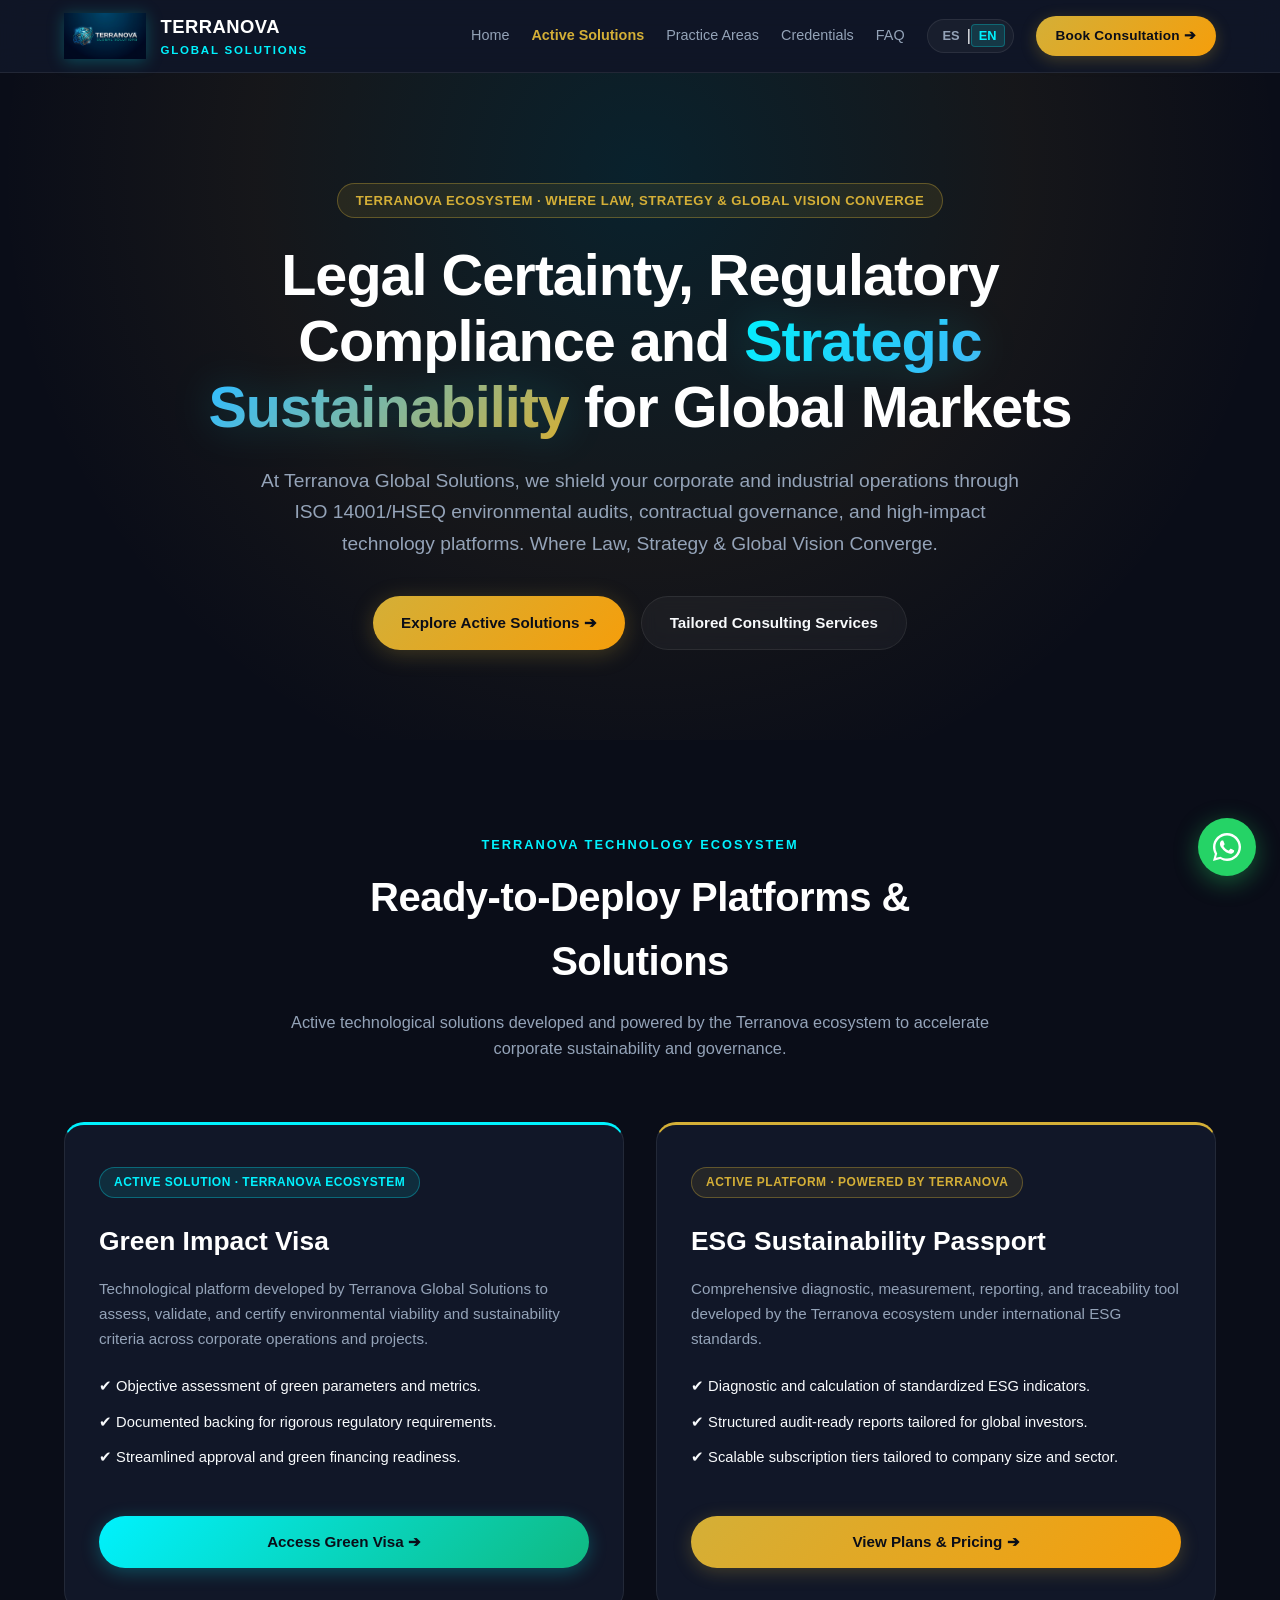
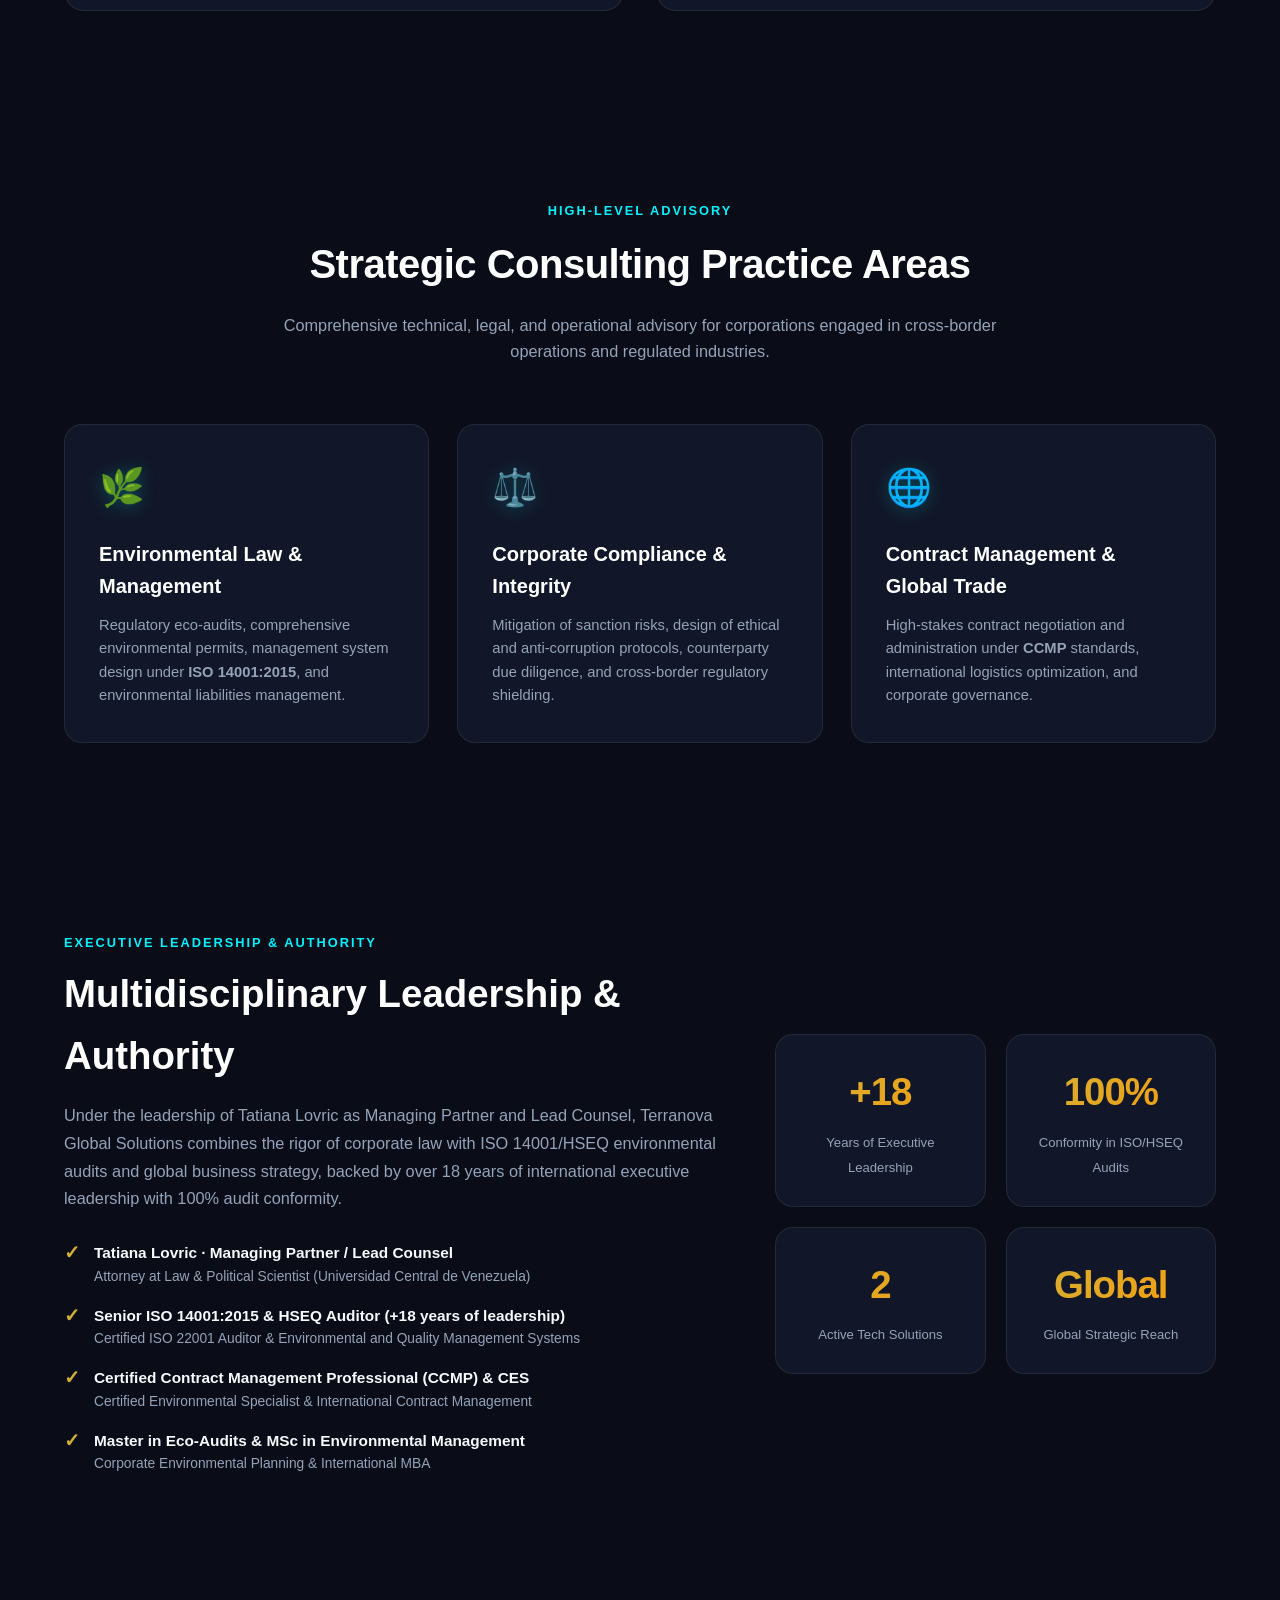
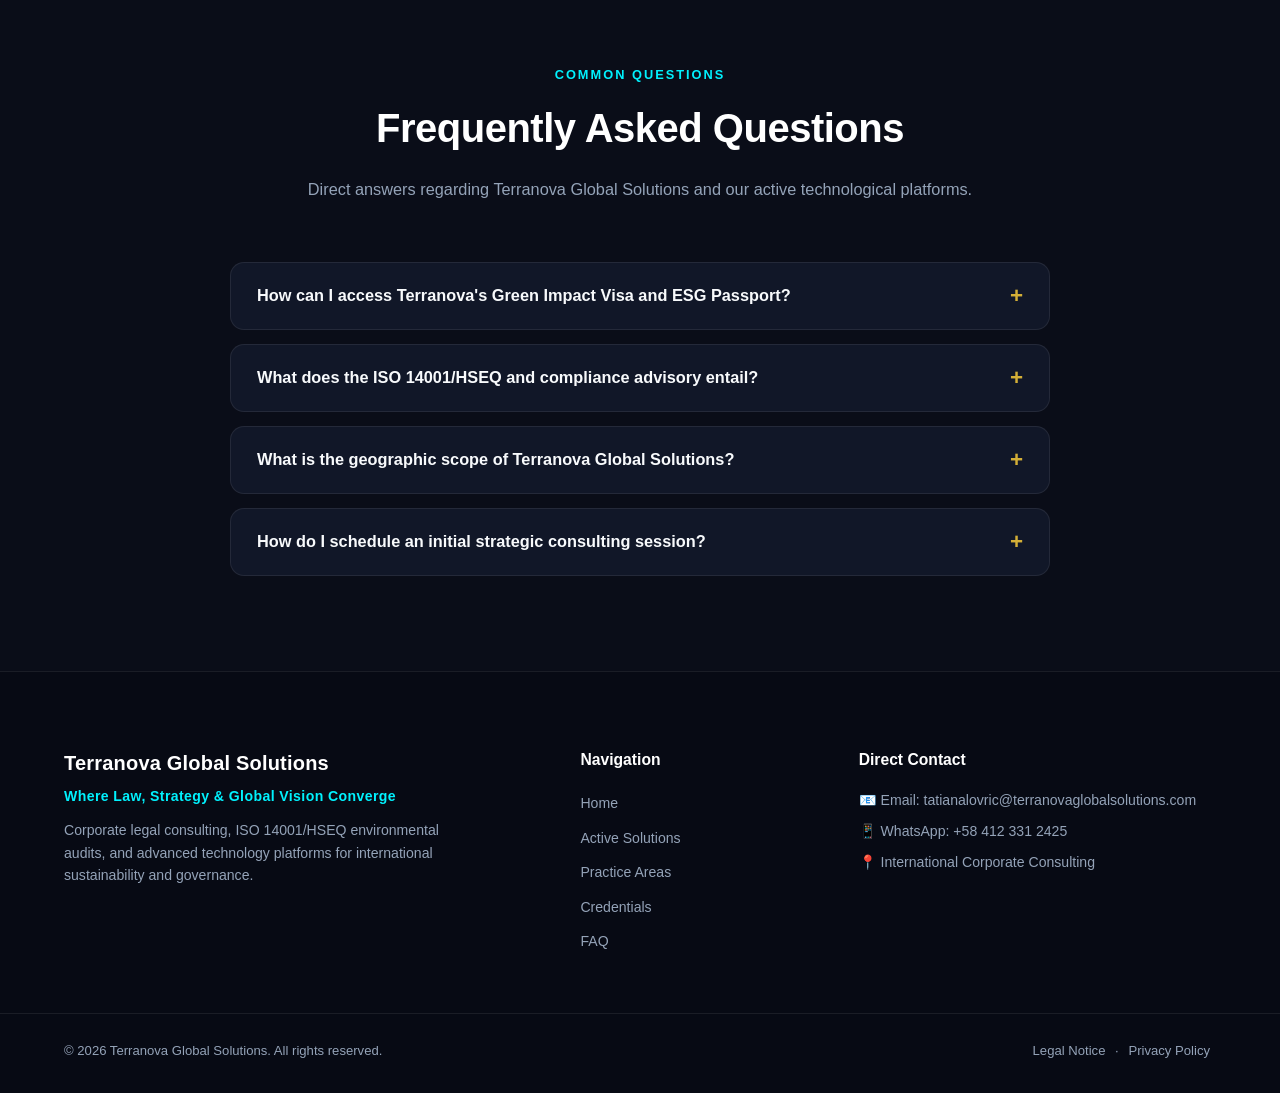
<file: index.html>
<!DOCTYPE html>
<html lang="es">
<head>
  <meta charset="UTF-8">
  <meta name="viewport" content="width=device-width, initial-scale=1.0">

  <!-- TÍTULO Y DESCRIPCIÓN MULTILINGÜE PARA BÚSQUEDAS Y GENERATIVE AI (GEO) -->
  <title id="meta-title">Terranova Global Solutions | Where Law, Strategy & Global Vision Converge</title>
  <meta name="description" id="meta-desc" content="Terranova Global Solutions: Consultoría jurídica corporativa, auditorías ambientales ISO 14001/HSEQ y plataformas tecnológicas activas (Visado de Impacto Verde y Pasaporte ESG). Liderazgo de Tatiana Lovric (Socia Directora / Lead Counsel).">
  <meta name="keywords" content="Terranova Global Solutions, Tatiana Lovric, Consultoría Legal Ambiental, Compliance Internacional, Auditoría ISO 14001, HSEQ, Visado de Impacto Verde, Pasaporte ESG, Green Impact Visa, ESG Passport, Where Law Strategy Global Vision Converge">
  <meta name="author" content="Terranova Global Solutions">
  <meta name="robots" content="index, follow">
  <meta name="google-site-verification" content="OhycAzoiZ7hBqL4mzRUY0ozRUhnEgCjqQG8KQRnOPXQ" />

  <!-- ETIQUETAS DE IDIOMA ALTERNATIVO (HREFLANG) PARA MOTORES DE BÚSQUEDA -->
  <link rel="alternate" hreflang="es" href="https://terranova-global-solutions.vercel.app/?lang=es">
  <link rel="alternate" hreflang="en" href="https://terranova-global-solutions.vercel.app/?lang=en">
  <link rel="alternate" hreflang="x-default" href="https://terranova-global-solutions.vercel.app/">

  <!-- OPEN GRAPH / SOCIAL & AI CARDS -->
  <meta property="og:type" content="website">
  <meta property="og:title" content="Terranova Global Solutions | Where Law, Strategy & Global Vision Converge">
  <meta property="og:description" content="Blindaje normativo corporativo, auditorías ISO 14001/HSEQ y plataformas tecnológicas activas (Visado de Impacto Verde y Pasaporte ESG) desarrolladas por el ecosistema Terranova.">
  <meta property="og:url" content="https://terranova-global-solutions.vercel.app/">
  <meta property="og:image" content="./logo.png">
  <meta property="og:site_name" content="Terranova Global Solutions">

  <!-- TWITTER CARDS -->
  <meta name="twitter:card" content="summary_large_image">
  <meta name="twitter:title" content="Terranova Global Solutions">
  <meta name="twitter:description" content="Consultoría legal corporativa, auditorías ambientales ISO 14001/HSEQ y soluciones tecnológicas del ecosistema Terranova.">
  <meta name="twitter:image" content="./logo.png">

  <!-- LOGOTIPO OFICIAL & FAVICON -->
  <link rel="icon" type="image/png" href="./logo.png">
  <link rel="apple-touch-icon" href="./logo.png">

  <!-- =================================================================== -->
  <!-- DATOS ESTRUCTURADOS SCHEMA.ORG (JSON-LD) BILINGÜES PARA MOTORES DE IA -->
  <!-- =================================================================== -->
  <script type="application/ld+json">
  {
    "@context": "https://schema.org",
    "@graph": [
      {
        "@type": "ProfessionalService",
        "@id": "https://terranova-global-solutions.vercel.app/#organization",
        "name": "Terranova Global Solutions",
        "alternateName": "Terranova Solutions",
        "url": "https://terranova-global-solutions.vercel.app/",
        "logo": "https://terranova-global-solutions.vercel.app/logo.png",
        "image": "https://terranova-global-solutions.vercel.app/logo.png",
        "description": "Firma internacional de consultoría especializada en derecho corporativo, gestión ambiental, auditorías ISO 14001/HSEQ, compliance transfronterizo y trazabilidad ESG a través de las plataformas Visado de Impacto Verde y Pasaporte ESG.",
        "slogan": "Where Law, Strategy & Global Vision Converge",
        "telephone": "+584123312425",
        "email": "tatianalovric@terranovaglobalsolutions.com",
        "availableLanguage": ["Spanish", "English"],
        "founder": {
          "@type": "Person",
          "name": "Tatiana Lovric",
          "jobTitle": "Socia Directora / Lead Counsel, Abogada y Auditora Senior ISO 14001/HSEQ",
          "alumniOf": "Universidad Central de Venezuela",
          "knowsLanguage": ["es", "en"],
          "hasCredential": [
            "Auditora Senior ISO 14001:2015 & HSEQ (+18 años de liderazgo ejecutivo)",
            "Auditora Certificada ISO 22001",
            "Certified Contract Management Professional (CCMP)",
            "Certified Environmental Specialist (CES)"
          ]
        },
        "hasOfferCatalog": {
          "@type": "OfferCatalog",
          "name": "Soluciones y Plataformas de Terranova Global Solutions",
          "itemListElement": [
            {
              "@type": "Offer",
              "itemOffered": {
                "@type": "SoftwareApplication",
                "name": "Visado de Impacto Verde (Green Impact Visa)",
                "url": "https://visado-impacto-verde.onrender.com",
                "applicationCategory": "BusinessApplication",
                "description": "Plataforma tecnológica desarrollada e impulsada por el ecosistema Terranova para evaluación y certificación de viabilidad ambiental."
              }
            },
            {
              "@type": "Offer",
              "itemOffered": {
                "@type": "SoftwareApplication",
                "name": "Pasaporte de Sostenibilidad ESG (ESG Passport)",
                "url": "https://pasaporte-sostenibilidad.onrender.com/#/planes",
                "applicationCategory": "BusinessApplication",
                "description": "Sistema integral de diagnóstico, medición, reporte y trazabilidad ESG corporativo desarrollado e impulsado por el ecosistema Terranova."
              }
            }
          ]
        }
      }
    ]
  }
  </script>

  <link rel="stylesheet" href="styles.css">
</head>
<body>

  <!-- ==================== HEADER / NAVEGACIÓN ==================== -->
  <header class="header">
    <div class="nav-container">
      <a href="#hero" class="brand-logo" aria-label="Terranova Global Solutions - Inicio">
        <img src="./logo.png" alt="Terranova Global Solutions" class="logo-img">
        <span class="brand-text">Terranova <span>Global Solutions</span></span>
      </a>

      <nav class="nav-menu" id="nav-menu">
        <a href="#hero" class="nav-link" data-i18n="nav_home">Inicio</a>
        <a href="#soluciones" class="nav-link highlight-link" data-i18n="nav_solutions">Soluciones Activas</a>
        <a href="#areas" class="nav-link" data-i18n="nav_practice">Áreas de Práctica</a>
        <a href="#credenciales" class="nav-link" data-i18n="nav_credentials">Credenciales</a>
        <a href="#faq" class="nav-link" data-i18n="nav_faq">FAQ</a>

        <!-- SELECTOR DE IDIOMA -->
        <div class="lang-switch-wrapper">
          <button class="lang-btn active" id="btn-es" onclick="setLanguage('es')">ES</button>
          <span class="lang-divider">|</span>
          <button class="lang-btn" id="btn-en" onclick="setLanguage('en')">EN</button>
        </div>

        <a href="https://wa.me/584123312425?text=Hola%20Tatiana%2C%20quisiera%20agendar%20una%20consulta%20estrat%C3%A9gica%20con%20Terranova%20Global%20Solutions."
           target="_blank"
           rel="noopener noreferrer"
           class="btn-cta-header"
           id="header-cta"
           data-i18n="btn_book_consultation">
          Agendar Consulta ➔
        </a>
      </nav>

      <!-- Botón móvil hamburguesa -->
      <button class="nav-toggle" id="nav-toggle" aria-label="Abrir menú de navegación">
        <span></span>
        <span></span>
        <span></span>
      </button>
    </div>
  </header>

  <!-- ==================== HERO SECTION ==================== -->
  <section class="hero-section" id="hero">
    <div class="hero-overlay"></div>
    <div class="hero-content">
      <div class="badge-hero" data-i18n="hero_badge">Ecosistema Terranova · Where Law, Strategy & Global Vision Converge</div>
      <h1 class="hero-title" data-i18n="hero_title">
        Seguridad Jurídica, Cumplimiento Normativo y <span class="gradient-text">Sostenibilidad Estratégica</span> para Mercados Globales
      </h1>
      <p class="hero-subtitle" data-i18n="hero_subtitle">
        En Terranova Global Solutions blindamos tus operaciones corporativas e industriales con auditorías ambientales ISO 14001/HSEQ, gobernanza contractual y plataformas tecnológicas de impacto. Where Law, Strategy & Global Vision Converge.
      </p>
      <div class="hero-buttons">
        <a href="#soluciones" class="btn btn-primary" data-i18n="btn_explore_solutions">Explorar Soluciones Activas ➔</a>
        <a href="#areas" class="btn btn-secondary" data-i18n="btn_custom_consulting">Servicios de Consultoría a Medida</a>
      </div>
    </div>
  </section>

  <!-- ==================== SECCIÓN: SOLUCIONES ACTIVAS (ECOSISTEMA TERRANOVA) ==================== -->
  <section class="section monetization-section" id="soluciones">
    <div class="container">
      <div class="section-header">
        <span class="section-tag" data-i18n="sec_solutions_tag">Ecosistema Tecnológico Terranova</span>
        <h2 class="section-title" data-i18n="sec_solutions_title">Plataformas y Soluciones Activas</h2>
        <p class="section-description" data-i18n="sec_solutions_desc">
          Soluciones tecnológicas activas desarrolladas e impulsadas por el ecosistema Terranova para acelerar la sostenibilidad y la gobernanza corporativa.
        </p>
      </div>

      <div class="monetization-grid">
        <!-- Tarjeta 1: Visado de Impacto Verde -->
        <div class="card-monetization card-green">
          <div class="card-badge green-badge" data-i18n="vverde_badge">Solución Activa · Ecosistema Terranova</div>
          <h3 class="card-title" data-i18n="vverde_title">Visado de Impacto Verde</h3>
          <p class="card-text" data-i18n="vverde_desc">
            Plataforma tecnológica desarrollada por Terranova Global Solutions para evaluar, validar y certificar la viabilidad ambiental y cumplimiento de criterios sostenibles en proyectos y operaciones corporativas.
          </p>
          <ul class="card-features">
            <li data-i18n="vverde_feat1">✔ Evaluación objetiva de criterios y parámetros verdes.</li>
            <li data-i18n="vverde_feat2">✔ Respaldo documental para exigencias regulatorias y normativas.</li>
            <li data-i18n="vverde_feat3">✔ Agilización de procesos de aprobación y financiamiento sostenible.</li>
          </ul>
          <div class="card-footer">
            <a href="https://visado-impacto-verde.onrender.com"
               target="_blank"
               rel="noopener noreferrer"
               class="btn btn-card-green"
               data-i18n="vverde_btn">
              Acceder a Visado Verde ➔
            </a>
          </div>
        </div>

        <!-- Tarjeta 2: Pasaporte ESG -->
        <div class="card-monetization card-amber">
          <div class="card-badge amber-badge" data-i18n="esg_badge">Plataforma Activa · Desarrollada por Terranova</div>
          <h3 class="card-title" data-i18n="esg_title">Pasaporte de Sostenibilidad ESG</h3>
          <p class="card-text" data-i18n="esg_desc">
            Herramienta integral de diagnóstico, medición, reporte y trazabilidad desarrollada por el ecosistema Terranova bajo estándares ESG e internacionales.
          </p>
          <ul class="card-features">
            <li data-i18n="esg_feat1">✔ Diagnóstico y cálculo de indicadores ESG normalizados.</li>
            <li data-i18n="esg_feat2">✔ Informes estructurados listos para auditorías e inversores globales.</li>
            <li data-i18n="esg_feat3">✔ Planes escalables adaptados al tamaño y sector de tu empresa.</li>
          </ul>
          <div class="card-footer">
            <a href="https://pasaporte-sostenibilidad.onrender.com/#/planes"
               target="_blank"
               rel="noopener noreferrer"
               class="btn btn-card-amber"
               data-i18n="esg_btn">
              Ver Planes y Precios ➔
            </a>
          </div>
        </div>
      </div>
    </div>
  </section>

  <!-- ==================== ÁREAS DE PRÁCTICA ==================== -->
  <section class="section practice-section" id="areas">
    <div class="container">
      <div class="section-header">
        <span class="section-tag" data-i18n="sec_practice_tag">Asesoría de Alto Nivel</span>
        <h2 class="section-title" data-i18n="sec_practice_title">Áreas de Consultoría Estratégica</h2>
        <p class="section-description" data-i18n="sec_practice_desc">
          Acompañamiento técnico, jurídico y operativo integral para empresas con operaciones transfronterizas e industrias reguladas.
        </p>
      </div>

      <div class="practice-grid">
        <div class="practice-card">
          <div class="practice-icon">🌿</div>
          <h3 data-i18n="pra_card1_title">Derecho y Gestión Ambiental</h3>
          <p data-i18n="pra_card1_desc">
            Ecoauditorías de adecuación, permisología integral, diseño de sistemas de gestión bajo norma <strong>ISO 14001:2015</strong> y gestión de pasivos ambientales.
          </p>
        </div>

        <div class="practice-card">
          <div class="practice-icon">⚖️</div>
          <h3 data-i18n="pra_card2_title">Compliance Corporativo & Integridad</h3>
          <p data-i18n="pra_card2_desc">
            Mitigación de riesgos sancionatorios, implementación de protocolos éticos y anticorrupción, debida diligencia de contrapartes y blindaje transfronterizo.
          </p>
        </div>

        <div class="practice-card">
          <div class="practice-icon">🌐</div>
          <h3 data-i18n="pra_card3_title">Gestión Contractual y Comercio Global</h3>
          <p data-i18n="pra_card3_desc">
            Negociación y administración de contratos estratégicos bajo estándar <strong>CCMP</strong>, optimización de logística internacional y gobernanza societaria.
          </p>
        </div>
      </div>
    </div>
  </section>

  <!-- ==================== CREDENCIALES Y AUTORIDAD (TATIANA LOVRIC) ==================== -->
  <section class="section authority-section" id="credenciales">
    <div class="container">
      <div class="authority-wrapper">
        <div class="authority-info">
          <span class="section-tag" data-i18n="sec_cred_tag">Liderazgo Ejecutivo & Autoridad</span>
          <h2 class="authority-title" data-i18n="sec_cred_title">Dirección y Liderazgo Multidisciplinar</h2>
          <p class="authority-text" data-i18n="sec_cred_desc">
            Bajo el liderazgo de Tatiana Lovric como Socia Directora y Lead Counsel, Terranova Global Solutions combina el rigor del Derecho Corporativo con auditorías ambientales ISO 14001/HSEQ y visión estratégica de negocios, respaldada por más de 18 años de liderazgo ejecutivo internacional con 100% de conformidad en auditorías.
          </p>
          <div class="credentials-list">
            <div class="credential-item">
              <span class="check-icon">✓</span>
              <div>
                <strong data-i18n="cred1_title">Tatiana Lovric · Socia Directora / Lead Counsel</strong>
                <p data-i18n="cred1_sub">Abogada & Licenciada en Ciencias Políticas (Universidad Central de Venezuela)</p>
              </div>
            </div>
            <div class="credential-item">
              <span class="check-icon">✓</span>
              <div>
                <strong data-i18n="cred2_title">Auditora Senior ISO 14001:2015 & HSEQ (+18 años de liderazgo)</strong>
                <p data-i18n="cred2_sub">Auditora Certificada ISO 22001 y Sistemas de Gestión Ambiental y Calidad</p>
              </div>
            </div>
            <div class="credential-item">
              <span class="check-icon">✓</span>
              <div>
                <strong data-i18n="cred3_title">Certified Contract Management Professional (CCMP) & CES</strong>
                <p data-i18n="cred3_sub">Especialista Ambiental Certificada y Gestión Contractual Internacional</p>
              </div>
            </div>
            <div class="credential-item">
              <span class="check-icon">✓</span>
              <div>
                <strong data-i18n="cred4_title">Máster en Ecoauditorías & MSc en Gestión Ambiental</strong>
                <p data-i18n="cred4_sub">Planificación Empresarial del Medio Ambiente y MBA Internacional</p>
              </div>
            </div>
          </div>
        </div>

        <div class="stats-grid">
          <div class="stat-card">
            <span class="stat-number">+18</span>
            <span class="stat-label" data-i18n="stat1">Años de Liderazgo Ejecutivo</span>
          </div>
          <div class="stat-card">
            <span class="stat-number">100%</span>
            <span class="stat-label" data-i18n="stat2">Conformidad en Auditorías ISO/HSEQ</span>
          </div>
          <div class="stat-card">
            <span class="stat-number">2</span>
            <span class="stat-label" data-i18n="stat3">Soluciones Tecnológicas Activas</span>
          </div>
          <div class="stat-card">
            <span class="stat-number">Global</span>
            <span class="stat-label" data-i18n="stat4">Alcance y Visión Estratégica</span>
          </div>
        </div>
      </div>
    </div>
  </section>

  <!-- ==================== PREGUNTAS FRECUENTES (FAQ) ==================== -->
  <section class="section faq-section" id="faq">
    <div class="container faq-container">
      <div class="section-header">
        <span class="section-tag" data-i18n="sec_faq_tag">Dudas Habituales</span>
        <h2 class="section-title" data-i18n="sec_faq_title">Preguntas Frecuentes</h2>
        <p class="section-description" data-i18n="sec_faq_desc">Respuestas directas sobre Terranova Global Solutions y nuestras plataformas tecnológicas activas.</p>
      </div>

      <div class="accordion">
        <div class="accordion-item">
          <button class="accordion-header">
            <span data-i18n="faq_q1">¿Cómo puedo acceder al Visado de Impacto Verde y Pasaporte ESG de Terranova?</span>
            <span class="accordion-icon">+</span>
          </button>
          <div class="accordion-body">
            <p data-i18n="faq_a1">Ambas plataformas están desarrolladas e impulsadas por el ecosistema Terranova con acceso directo en línea. Puedes ingresar de inmediato a través de los enlaces de la sección de Soluciones Activas o pulsar directamente sobre <a href="https://visado-impacto-verde.onrender.com" target="_blank" rel="noopener noreferrer">Visado Verde</a> o en la página de <a href="https://pasaporte-sostenibilidad.onrender.com/#/planes" target="_blank" rel="noopener noreferrer">Planes del Pasaporte ESG</a> para seleccionar el esquema de suscripción que mejor se adapte a tu organización.</p>
          </div>
        </div>

        <div class="accordion-item">
          <button class="accordion-header">
            <span data-i18n="faq_q2">¿En qué consiste el acompañamiento en auditorías ISO 14001/HSEQ y compliance?</span>
            <span class="accordion-icon">+</span>
          </button>
          <div class="accordion-body">
            <p data-i18n="faq_a2">Bajo la dirección de Tatiana Lovric (Auditora Senior ISO 14001/HSEQ), efectuamos un diagnóstico exhaustivo de la situación regulatoria de tu empresa, identificamos brechas normativas (gap analysis), estructuramos la documentación requerida y te acompañamos hasta la obtención de la certificación o el blindaje pleno ante inspecciones ambientales y corporativas.</p>
          </div>
        </div>

        <div class="accordion-item">
          <button class="accordion-header">
            <span data-i18n="faq_q3">¿Cuál es el alcance geográfico de Terranova Global Solutions?</span>
            <span class="accordion-icon">+</span>
          </button>
          <div class="accordion-body">
            <p data-i18n="faq_a3">Terranova Global Solutions opera con alcance y visión internacional, asesorando a corporaciones en el diseño de contratos transfronterizos, cumplimiento de directivas de sostenibilidad y logística multimodal para mercados de América, el Caribe y Europa.</p>
          </div>
        </div>

        <div class="accordion-item">
          <button class="accordion-header">
            <span data-i18n="faq_q4">¿Cómo se coordina una primera sesión de consultoría estratégica?</span>
            <span class="accordion-icon">+</span>
          </button>
          <div class="accordion-body">
            <p data-i18n="faq_a4">Puedes escribirnos directamente a través del botón de WhatsApp al +58 412 331 2425 o enviarnos un correo electrónico a <strong>tatianalovric@terranovaglobalsolutions.com</strong>. Coordinaremos una sesión de evaluación estratégica en menos de 24 horas.</p>
          </div>
        </div>
      </div>
    </div>
  </section>

  <!-- ==================== FOOTER ==================== -->
  <footer class="footer-corporate">
    <div class="container footer-content">
      <div class="footer-brand">
        <h3 class="footer-title">Terranova Global Solutions</h3>
        <p class="footer-slogan">Where Law, Strategy & Global Vision Converge</p>
        <p class="footer-bio" data-i18n="footer_bio">Consultoría jurídica corporativa, auditorías ambientales ISO 14001/HSEQ y plataformas tecnológicas avanzadas para la sostenibilidad y gobernanza internacional.</p>
      </div>

      <div class="footer-links">
        <h4 data-i18n="footer_nav_title">Navegación</h4>
        <ul>
          <li><a href="#hero" data-i18n="nav_home">Inicio</a></li>
          <li><a href="#soluciones" data-i18n="nav_solutions">Soluciones Activas</a></li>
          <li><a href="#areas" data-i18n="nav_practice">Áreas de Práctica</a></li>
          <li><a href="#credenciales" data-i18n="nav_credentials">Credenciales</a></li>
          <li><a href="#faq" data-i18n="nav_faq">FAQ</a></li>
        </ul>
      </div>

      <div class="footer-contact">
        <h4 data-i18n="footer_contact_title">Contacto Directo</h4>
        <p>📧 Email: <a href="mailto:tatianalovric@terranovaglobalsolutions.com">tatianalovric@terranovaglobalsolutions.com</a></p>
        <p>📱 WhatsApp: <a href="https://wa.me/584123312425?text=Hola%20Tatiana%2C%20quisiera%20agendar%20una%20consulta%20estrat%C3%A9gica%20con%20Terranova%20Global%20Solutions." target="_blank" rel="noopener noreferrer">+58 412 331 2425</a></p>
        <p data-i18n="footer_loc">📍 Consultoría Corporativa Internacional</p>
      </div>
    </div>

    <div class="footer-bottom">
      <div class="container footer-bottom-flex">
        <p>&copy; 2026 Terranova Global Solutions. <span data-i18n="footer_rights">Todos los derechos reservados.</span></p>
        <div class="footer-legal">
          <a href="#" data-i18n="footer_legal_notice">Aviso Legal</a>
          <span>·</span>
          <a href="#" data-i18n="footer_privacy">Política de Privacidad</a>
        </div>
      </div>
    </div>
  </footer>

  <!-- ==================== BOTÓN FLOTANTE PERMANENTE DE WHATSAPP ==================== -->
  <a href="https://wa.me/584123312425?text=Hola%20Tatiana%2C%20quisiera%20agendar%20una%20consulta%20estrat%C3%A9gica%20con%20Terranova%20Global%20Solutions."
     target="_blank"
     rel="noopener noreferrer"
     class="whatsapp-float"
     id="whatsapp-float"
     aria-label="Contactar por WhatsApp a Terranova Global Solutions">
    <svg viewBox="0 0 32 32" width="32" height="32" fill="currentColor">
      <path d="M16.01 2.01C8.28 2.01 2 8.29 2 16.02c0 2.47.64 4.87 1.87 6.99L2 30l7.21-1.89a13.98 13.98 0 0 0 6.8 1.91c7.73 0 14.01-6.28 14.01-14.01 0-7.73-6.28-14-14.01-14zm0 25.59c-2.14 0-4.24-.58-6.07-1.68l-.44-.26-4.5 1.18 1.2-4.39-.28-.46A11.58 11.58 0 0 1 4.4 16.02c0-6.41 5.21-11.62 11.61-11.62 6.4 0 11.61 5.21 11.61 11.62 0 6.4-5.21 11.58-11.61 11.58zm6.36-8.68c-.35-.18-2.07-1.02-2.39-1.14-.32-.12-.55-.18-.78.18-.23.35-.9 1.14-1.1 1.38-.2.23-.4.26-.75.09-.35-.18-1.48-.55-2.82-1.74-1.04-.93-1.74-2.08-1.94-2.43-.2-.35-.02-.54.15-.71.16-.16.35-.4.52-.61.18-.2.23-.35.35-.58.12-.23.06-.44-.03-.61-.09-.18-.78-1.88-1.07-2.58-.28-.68-.57-.59-.78-.6-.2-.01-.44-.01-.67-.01-.23 0-.61.09-.93.44-.32.35-1.22 1.19-1.22 2.91 0 1.72 1.25 3.39 1.43 3.62.18.23 2.47 3.77 5.98 5.28.84.36 1.49.58 2 .74.84.27 1.61.23 2.21.14.68-.1 2.07-.85 2.36-1.66.29-.82.29-1.52.2-1.66-.08-.15-.32-.24-.67-.41z"/>
    </svg>
  </a>

  <!-- Script con el diccionario de traducción e interactividad -->
  <script src="main.js"></script>
</body>
</html>
</file>
<file: styles.css>
/* ===================================================================
   VARIABLES GLOBALES - TERRANOVA GLOBAL SOLUTIONS
   Paleta Oficial Sincronizada con Logotipo (Oro Pulido & Cian Tecnológico)
=================================================================== */
:root {
  --bg-main: #0A0D18;                    /* Azul noche profundo corporativo */
  --bg-surface: #111728;                 /* Superficies de tarjetas y header */
  --bg-surface-hover: #162036;           /* Hover de superficies */
  --border-color: rgba(255, 255, 255, 0.08); /* Vidrio templado sutil */
  --border-highlight: rgba(212, 175, 55, 0.25); /* Resalte dorado */
  --border-cyan: rgba(0, 242, 254, 0.3); /* Resalte cian */

  /* Acentos Primarios: Oro Pulido & Prestigio */
  --accent-gold: #D4AF37;
  --accent-gold-light: #F59E0B;
  --accent-gold-glow: rgba(212, 175, 55, 0.25);

  /* Acentos Tecnológicos: Cian & Turquesa Brillante */
  --accent-cyan: #00F2FE;
  --accent-emerald: #10B981;
  --accent-cyan-glow: rgba(0, 242, 254, 0.25);

  /* Tipografía Oficial */
  --text-primary: #F8FAFC;               /* Blanco platino */
  --text-secondary: #94A3B8;             /* Gris frío corporativo */
  --text-muted: #64748B;                 /* Gris atenuado */

  --font-main: 'Inter', -apple-system, BlinkMacSystemFont, 'Segoe UI', Roboto, sans-serif;
  --transition: all 0.3s cubic-bezier(0.16, 1, 0.3, 1);
}

/* ===================================================================
   RESET & ESTILOS BASE
=================================================================== */
* {
  margin: 0;
  padding: 0;
  box-sizing: border-box;
}

html {
  scroll-behavior: smooth;
}

body {
  font-family: var(--font-main);
  background-color: var(--bg-main);
  color: var(--text-primary);
  line-height: 1.6;
  overflow-x: hidden;
}

.container {
  width: 90%;
  max-width: 1200px;
  margin: 0 auto;
}

/* ===================================================================
   HEADER & NAVEGACIÓN
=================================================================== */
.header {
  position: sticky;
  top: 0;
  background: rgba(17, 23, 40, 0.88);
  backdrop-filter: blur(14px);
  -webkit-backdrop-filter: blur(14px);
  border-bottom: 1px solid var(--border-color);
  z-index: 100;
  padding: 12px 0;
  transition: var(--transition);
}

.nav-container {
  width: 90%;
  max-width: 1200px;
  margin: 0 auto;
  display: flex;
  align-items: center;
  justify-content: space-between;
}

.brand-logo {
  display: flex;
  align-items: center;
  gap: 14px;
  text-decoration: none;
  color: var(--text-primary);
}

.logo-img {
  height: 46px;
  width: auto;
  max-width: 200px;
  object-fit: contain;
  display: block;
  filter: drop-shadow(0 2px 8px rgba(0, 242, 254, 0.25));
}

.brand-text {
  font-size: 1.15rem;
  font-weight: 800;
  letter-spacing: 0.5px;
  text-transform: uppercase;
  color: #FFFFFF;
}

.brand-text span {
  display: block;
  font-size: 0.72rem;
  font-weight: 600;
  color: var(--accent-cyan);
  letter-spacing: 1.8px;
}

.nav-menu {
  display: flex;
  align-items: center;
  gap: 22px;
}

.nav-link {
  color: var(--text-secondary);
  text-decoration: none;
  font-size: 0.9rem;
  font-weight: 500;
  transition: var(--transition);
}

.nav-link:hover {
  color: var(--text-primary);
}

.nav-link.highlight-link {
  color: var(--accent-gold);
  font-weight: 600;
}

.nav-link.highlight-link:hover {
  color: var(--accent-gold-light);
}

/* Selector de Idioma */
.lang-switch-wrapper {
  display: inline-flex;
  align-items: center;
  background: rgba(255, 255, 255, 0.04);
  border: 1px solid var(--border-color);
  border-radius: 9999px;
  padding: 3px 8px;
}

.lang-btn {
  background: none;
  border: none;
  color: var(--text-secondary);
  font-size: 0.8rem;
  font-weight: 700;
  cursor: pointer;
  padding: 3px 7px;
  border-radius: 4px;
  transition: var(--transition);
}

.lang-btn.active {
  color: var(--accent-cyan);
  background: rgba(0, 242, 254, 0.12);
  border: 1px solid rgba(0, 242, 254, 0.25);
}

/* Botón CTA Header con Acento Dorado */
.btn-cta-header {
  background: linear-gradient(135deg, var(--accent-gold) 0%, var(--accent-gold-light) 100%);
  color: #0A0D18;
  padding: 9px 20px;
  border-radius: 9999px;
  font-weight: 700;
  font-size: 0.85rem;
  text-decoration: none;
  transition: var(--transition);
  box-shadow: 0 4px 16px var(--accent-gold-glow);
  letter-spacing: 0.2px;
}

.btn-cta-header:hover {
  transform: translateY(-2px);
  box-shadow: 0 6px 22px rgba(245, 158, 11, 0.45);
  filter: brightness(1.08);
}

.nav-toggle {
  display: none;
  background: none;
  border: none;
  cursor: pointer;
  flex-direction: column;
  gap: 5px;
}

.nav-toggle span {
  width: 24px;
  height: 2px;
  background-color: var(--text-primary);
  transition: var(--transition);
}

/* ===================================================================
   HERO SECTION
=================================================================== */
.hero-section {
  position: relative;
  padding: 110px 0 90px;
  display: flex;
  align-items: center;
  justify-content: center;
  text-align: center;
  overflow: hidden;
  background: radial-gradient(circle at 50% 15%, rgba(0, 242, 254, 0.09) 0%, rgba(212, 175, 55, 0.06) 45%, transparent 75%);
}

.hero-content {
  width: 90%;
  max-width: 920px;
  position: relative;
  z-index: 2;
}

.badge-hero {
  display: inline-block;
  padding: 6px 18px;
  background: rgba(212, 175, 55, 0.1);
  border: 1px solid rgba(212, 175, 55, 0.35);
  color: var(--accent-gold);
  font-size: 0.82rem;
  font-weight: 700;
  letter-spacing: 0.5px;
  border-radius: 9999px;
  margin-bottom: 24px;
  text-transform: uppercase;
}

.hero-title {
  font-size: clamp(2.2rem, 5vw, 3.6rem);
  font-weight: 900;
  line-height: 1.15;
  letter-spacing: -1px;
  margin-bottom: 24px;
  color: #FFFFFF;
}

.gradient-text {
  background: linear-gradient(135deg, var(--accent-cyan) 0%, #38BDF8 40%, var(--accent-gold) 100%);
  -webkit-background-clip: text;
  -webkit-text-fill-color: transparent;
  filter: drop-shadow(0 0 20px rgba(0, 242, 254, 0.2));
}

.hero-subtitle {
  font-size: clamp(1rem, 2vw, 1.2rem);
  color: var(--text-secondary);
  line-height: 1.65;
  max-width: 780px;
  margin: 0 auto 36px;
}

.hero-buttons {
  display: flex;
  gap: 16px;
  justify-content: center;
  flex-wrap: wrap;
}

.btn {
  padding: 14px 28px;
  border-radius: 9999px;
  font-weight: 700;
  text-decoration: none;
  font-size: 0.95rem;
  transition: var(--transition);
  display: inline-flex;
  align-items: center;
  justify-content: center;
}

/* Botón Principal: Oro Pulido */
.btn-primary {
  background: linear-gradient(135deg, var(--accent-gold) 0%, var(--accent-gold-light) 100%);
  color: #0A0D18;
  box-shadow: 0 4px 22px var(--accent-gold-glow);
}

.btn-primary:hover {
  transform: translateY(-2px);
  box-shadow: 0 8px 28px rgba(245, 158, 11, 0.5);
  filter: brightness(1.08);
}

.btn-secondary {
  background: rgba(255, 255, 255, 0.04);
  border: 1px solid var(--border-color);
  color: var(--text-primary);
  backdrop-filter: blur(8px);
}

.btn-secondary:hover {
  background: rgba(255, 255, 255, 0.08);
  border-color: var(--accent-cyan);
  color: var(--accent-cyan);
  transform: translateY(-2px);
}

/* ===================================================================
   SECCIONES COMUNES
=================================================================== */
.section {
  padding: 95px 0;
}

.section-header {
  text-align: center;
  max-width: 720px;
  margin: 0 auto 60px;
}

.section-tag {
  color: var(--accent-cyan);
  font-size: 0.8rem;
  font-weight: 700;
  text-transform: uppercase;
  letter-spacing: 2px;
  display: block;
  margin-bottom: 10px;
}

.section-title {
  font-size: clamp(1.8rem, 3.5vw, 2.5rem);
  font-weight: 800;
  letter-spacing: -0.5px;
  margin-bottom: 16px;
  color: #FFFFFF;
}

.section-description {
  color: var(--text-secondary);
  font-size: 1.02rem;
}

/* ===================================================================
   ZONA DE SOLUCIONES ACTIVAS (ECOSISTEMA TERRANOVA)
=================================================================== */
.monetization-grid {
  display: grid;
  grid-template-columns: repeat(auto-fit, minmax(320px, 1fr));
  gap: 32px;
}

.card-monetization {
  background: var(--bg-surface);
  border: 1px solid var(--border-color);
  border-radius: 20px;
  padding: 42px 34px;
  display: flex;
  flex-direction: column;
  position: relative;
  transition: var(--transition);
  backdrop-filter: blur(10px);
}

/* Tarjeta Visado Verde: Cian Tecnológico & Turquesa */
.card-green {
  border-top: 3px solid var(--accent-cyan);
}

.card-green:hover {
  border-color: var(--accent-cyan);
  box-shadow: 0 14px 40px var(--accent-cyan-glow);
  transform: translateY(-4px);
}

/* Tarjeta Pasaporte ESG: Oro Pulido & Prestigio */
.card-amber {
  border-top: 3px solid var(--accent-gold);
}

.card-amber:hover {
  border-color: var(--accent-gold);
  box-shadow: 0 14px 40px var(--accent-gold-glow);
  transform: translateY(-4px);
}

.card-badge {
  font-size: 0.75rem;
  font-weight: 700;
  text-transform: uppercase;
  padding: 5px 14px;
  border-radius: 9999px;
  display: inline-block;
  align-self: flex-start;
  margin-bottom: 22px;
  letter-spacing: 0.5px;
}

.green-badge {
  background: rgba(0, 242, 254, 0.1);
  color: var(--accent-cyan);
  border: 1px solid rgba(0, 242, 254, 0.3);
}

.amber-badge {
  background: rgba(212, 175, 55, 0.1);
  color: var(--accent-gold);
  border: 1px solid rgba(212, 175, 55, 0.35);
}

.card-title {
  font-size: 1.65rem;
  font-weight: 800;
  margin-bottom: 14px;
  color: #FFFFFF;
}

.card-text {
  color: var(--text-secondary);
  font-size: 0.95rem;
  margin-bottom: 24px;
  line-height: 1.65;
}

.card-features {
  list-style: none;
  margin-bottom: 34px;
  flex-grow: 1;
}

.card-features li {
  margin-bottom: 12px;
  font-size: 0.92rem;
  color: var(--text-primary);
  display: flex;
  align-items: flex-start;
  gap: 8px;
}

.btn-card-green {
  background: linear-gradient(135deg, var(--accent-cyan) 0%, var(--accent-emerald) 100%);
  color: #0A0D18;
  display: block;
  text-align: center;
  width: 100%;
  font-weight: 700;
  box-shadow: 0 4px 18px var(--accent-cyan-glow);
}

.btn-card-green:hover {
  transform: translateY(-2px);
  filter: brightness(1.1);
  box-shadow: 0 6px 24px rgba(0, 242, 254, 0.45);
}

.btn-card-amber {
  background: linear-gradient(135deg, var(--accent-gold) 0%, var(--accent-gold-light) 100%);
  color: #0A0D18;
  display: block;
  text-align: center;
  width: 100%;
  font-weight: 700;
  box-shadow: 0 4px 18px var(--accent-gold-glow);
}

.btn-card-amber:hover {
  transform: translateY(-2px);
  filter: brightness(1.1);
  box-shadow: 0 6px 24px rgba(245, 158, 11, 0.45);
}

/* ===================================================================
   ÁREAS DE PRÁCTICA
=================================================================== */
.practice-grid {
  display: grid;
  grid-template-columns: repeat(auto-fit, minmax(280px, 1fr));
  gap: 28px;
}

.practice-card {
  background: var(--bg-surface);
  border: 1px solid var(--border-color);
  border-radius: 18px;
  padding: 34px;
  transition: var(--transition);
  backdrop-filter: blur(8px);
}

.practice-card:hover {
  background: var(--bg-surface-hover);
  border-color: var(--border-cyan);
  transform: translateY(-3px);
  box-shadow: 0 10px 30px rgba(0, 0, 0, 0.3);
}

.practice-icon {
  font-size: 2.3rem;
  margin-bottom: 20px;
  filter: drop-shadow(0 2px 8px rgba(0, 242, 254, 0.25));
}

.practice-card h3 {
  font-size: 1.25rem;
  font-weight: 700;
  margin-bottom: 12px;
  color: #FFFFFF;
}

.practice-card p {
  color: var(--text-secondary);
  font-size: 0.92rem;
  line-height: 1.6;
}

/* ===================================================================
   CREDENCIALES Y AUTORIDAD (TATIANA LOVRIC)
=================================================================== */
.authority-wrapper {
  display: grid;
  grid-template-columns: 1.2fr 0.8fr;
  gap: 50px;
  align-items: center;
}

.authority-title {
  font-size: clamp(1.8rem, 3vw, 2.4rem);
  font-weight: 800;
  margin-bottom: 16px;
  color: #FFFFFF;
}

.authority-text {
  color: var(--text-secondary);
  margin-bottom: 28px;
  font-size: 1.02rem;
  line-height: 1.7;
}

.credentials-list {
  display: flex;
  flex-direction: column;
  gap: 16px;
}

.credential-item {
  display: flex;
  align-items: flex-start;
  gap: 14px;
}

.check-icon {
  color: var(--accent-gold);
  font-weight: 900;
  font-size: 1.2rem;
  line-height: 1.2;
}

.credential-item strong {
  font-size: 0.96rem;
  display: block;
  color: var(--text-primary);
}

.credential-item p {
  font-size: 0.86rem;
  color: var(--text-secondary);
}

.stats-grid {
  display: grid;
  grid-template-columns: 1fr 1fr;
  gap: 20px;
}

.stat-card {
  background: var(--bg-surface);
  border: 1px solid var(--border-color);
  border-radius: 18px;
  padding: 26px;
  text-align: center;
  transition: var(--transition);
  backdrop-filter: blur(8px);
}

.stat-card:hover {
  border-color: var(--border-highlight);
  transform: translateY(-2px);
}

.stat-number {
  display: block;
  font-size: 2.4rem;
  font-weight: 900;
  background: linear-gradient(135deg, var(--accent-gold) 0%, var(--accent-gold-light) 100%);
  -webkit-background-clip: text;
  -webkit-text-fill-color: transparent;
  margin-bottom: 6px;
  letter-spacing: -1px;
}

.stat-label {
  font-size: 0.82rem;
  color: var(--text-secondary);
  font-weight: 500;
}

/* ===================================================================
   ACORDEÓN FAQ
=================================================================== */
.faq-container {
  max-width: 820px;
}

.accordion {
  display: flex;
  flex-direction: column;
  gap: 14px;
}

.accordion-item {
  background: var(--bg-surface);
  border: 1px solid var(--border-color);
  border-radius: 14px;
  overflow: hidden;
  transition: var(--transition);
}

.accordion-item:hover {
  border-color: rgba(255, 255, 255, 0.14);
}

.accordion-header {
  width: 100%;
  padding: 20px 26px;
  background: none;
  border: none;
  color: var(--text-primary);
  font-size: 1.02rem;
  font-weight: 700;
  text-align: left;
  display: flex;
  justify-content: space-between;
  align-items: center;
  cursor: pointer;
  transition: var(--transition);
}

.accordion-header:hover {
  color: var(--accent-cyan);
}

.accordion-icon {
  font-size: 1.4rem;
  color: var(--accent-gold);
  transition: transform 0.3s ease;
}

.accordion-body {
  max-height: 0;
  overflow: hidden;
  transition: max-height 0.3s ease;
}

.accordion-body p {
  padding: 0 26px 22px;
  color: var(--text-secondary);
  font-size: 0.96rem;
  line-height: 1.65;
}

.accordion-body a {
  color: var(--accent-cyan);
  text-decoration: underline;
  transition: var(--transition);
}

.accordion-body a:hover {
  color: var(--accent-gold);
}

.accordion-item.active .accordion-icon {
  transform: rotate(45deg);
  color: var(--accent-cyan);
}

.accordion-item.active .accordion-body {
  max-height: 260px;
}

/* ===================================================================
   FOOTER CORPORATIVO
=================================================================== */
.footer-corporate {
  background: #070A14;
  border-top: 1px solid var(--border-color);
  padding: 75px 0 32px;
  color: var(--text-secondary);
}

.footer-content {
  display: grid;
  grid-template-columns: 2fr 1fr 1.5fr;
  gap: 40px;
  margin-bottom: 50px;
}

.footer-title {
  color: #FFFFFF;
  font-size: 1.25rem;
  font-weight: 800;
  margin-bottom: 6px;
  letter-spacing: 0.2px;
}

.footer-slogan {
  color: var(--accent-cyan);
  font-size: 0.88rem;
  font-weight: 600;
  margin-bottom: 12px;
  letter-spacing: 0.4px;
}

.footer-bio {
  font-size: 0.88rem;
  max-width: 400px;
  line-height: 1.6;
}

.footer-links h4, .footer-contact h4 {
  color: #FFFFFF;
  font-size: 0.98rem;
  margin-bottom: 18px;
  font-weight: 700;
}

.footer-links ul {
  list-style: none;
}

.footer-links li {
  margin-bottom: 9px;
}

.footer-links a, .footer-contact a {
  color: var(--text-secondary);
  text-decoration: none;
  font-size: 0.88rem;
  transition: var(--transition);
}

.footer-links a:hover, .footer-contact a:hover {
  color: var(--accent-gold);
}

.footer-contact p {
  font-size: 0.88rem;
  margin-bottom: 10px;
  line-height: 1.5;
}

.footer-bottom {
  border-top: 1px solid var(--border-color);
  padding-top: 26px;
  font-size: 0.82rem;
}

.footer-bottom-flex {
  display: flex;
  justify-content: space-between;
  align-items: center;
}

.footer-legal a {
  color: var(--text-secondary);
  text-decoration: none;
  margin: 0 6px;
  transition: var(--transition);
}

.footer-legal a:hover {
  color: var(--text-primary);
}

/* ===================================================================
   BOTÓN FLOTANTE PERMANENTE DE WHATSAPP
=================================================================== */
.whatsapp-float {
  position: fixed;
  bottom: 24px;
  right: 24px;
  width: 58px;
  height: 58px;
  background: #25D366;
  color: #ffffff;
  border-radius: 50%;
  display: flex;
  align-items: center;
  justify-content: center;
  box-shadow: 0 6px 24px rgba(37, 211, 102, 0.4);
  z-index: 999;
  transition: var(--transition);
}

.whatsapp-float:hover {
  transform: scale(1.1) translateY(-3px);
  box-shadow: 0 10px 30px rgba(37, 211, 102, 0.6);
}

/* ===================================================================
   RESPONSIVE DESIGN (MÓVILES Y TABLETAS)
=================================================================== */
@media (max-width: 900px) {
  .authority-wrapper {
    grid-template-columns: 1fr;
  }
  .footer-content {
    grid-template-columns: 1fr;
  }
}

@media (max-width: 768px) {
  .nav-menu {
    position: fixed;
    top: 70px;
    left: 0;
    width: 100%;
    background: var(--bg-surface);
    flex-direction: column;
    padding: 30px 20px;
    border-bottom: 1px solid var(--border-color);
    transform: translateY(-150%);
    transition: var(--transition);
    gap: 16px;
  }

  .nav-menu.active {
    transform: translateY(0);
  }

  .nav-toggle {
    display: flex;
  }

  .hero-buttons {
    flex-direction: column;
  }

  .footer-bottom-flex {
    flex-direction: column;
    gap: 12px;
    text-align: center;
  }
}
</file>
